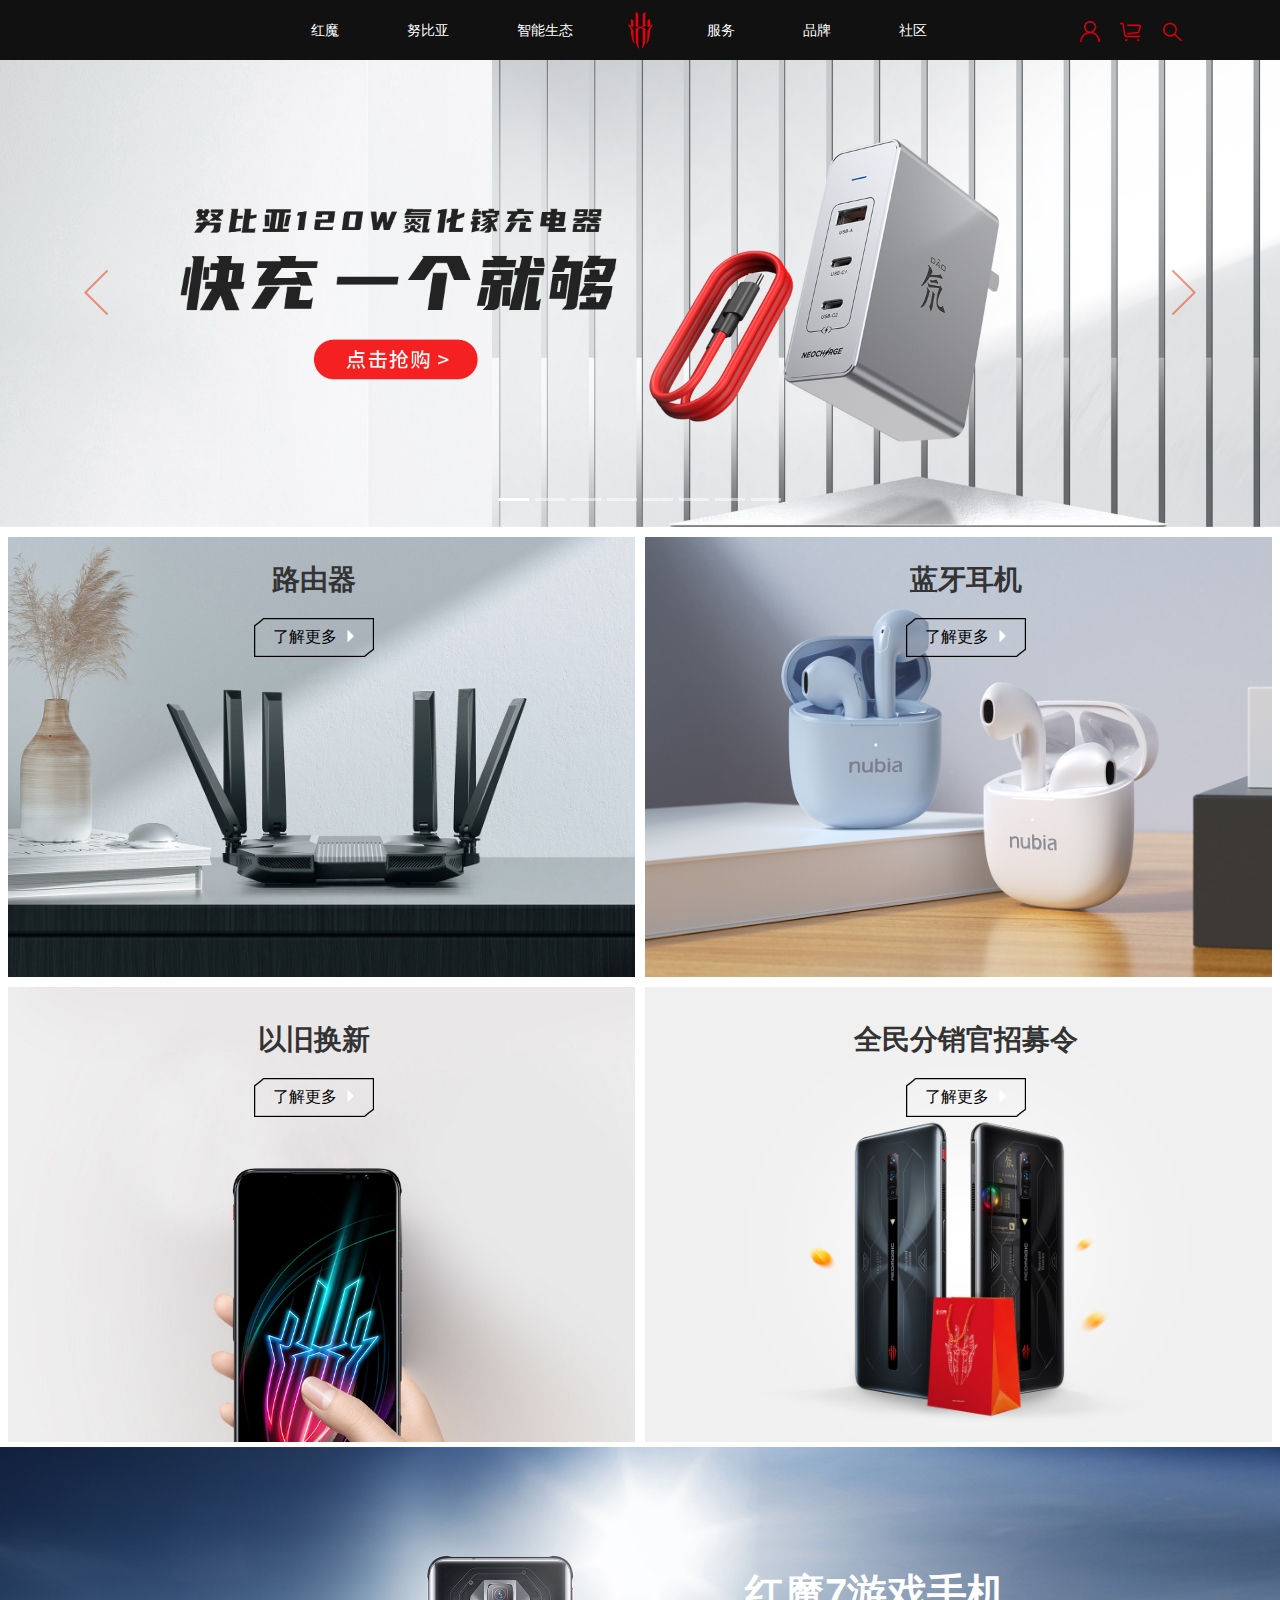
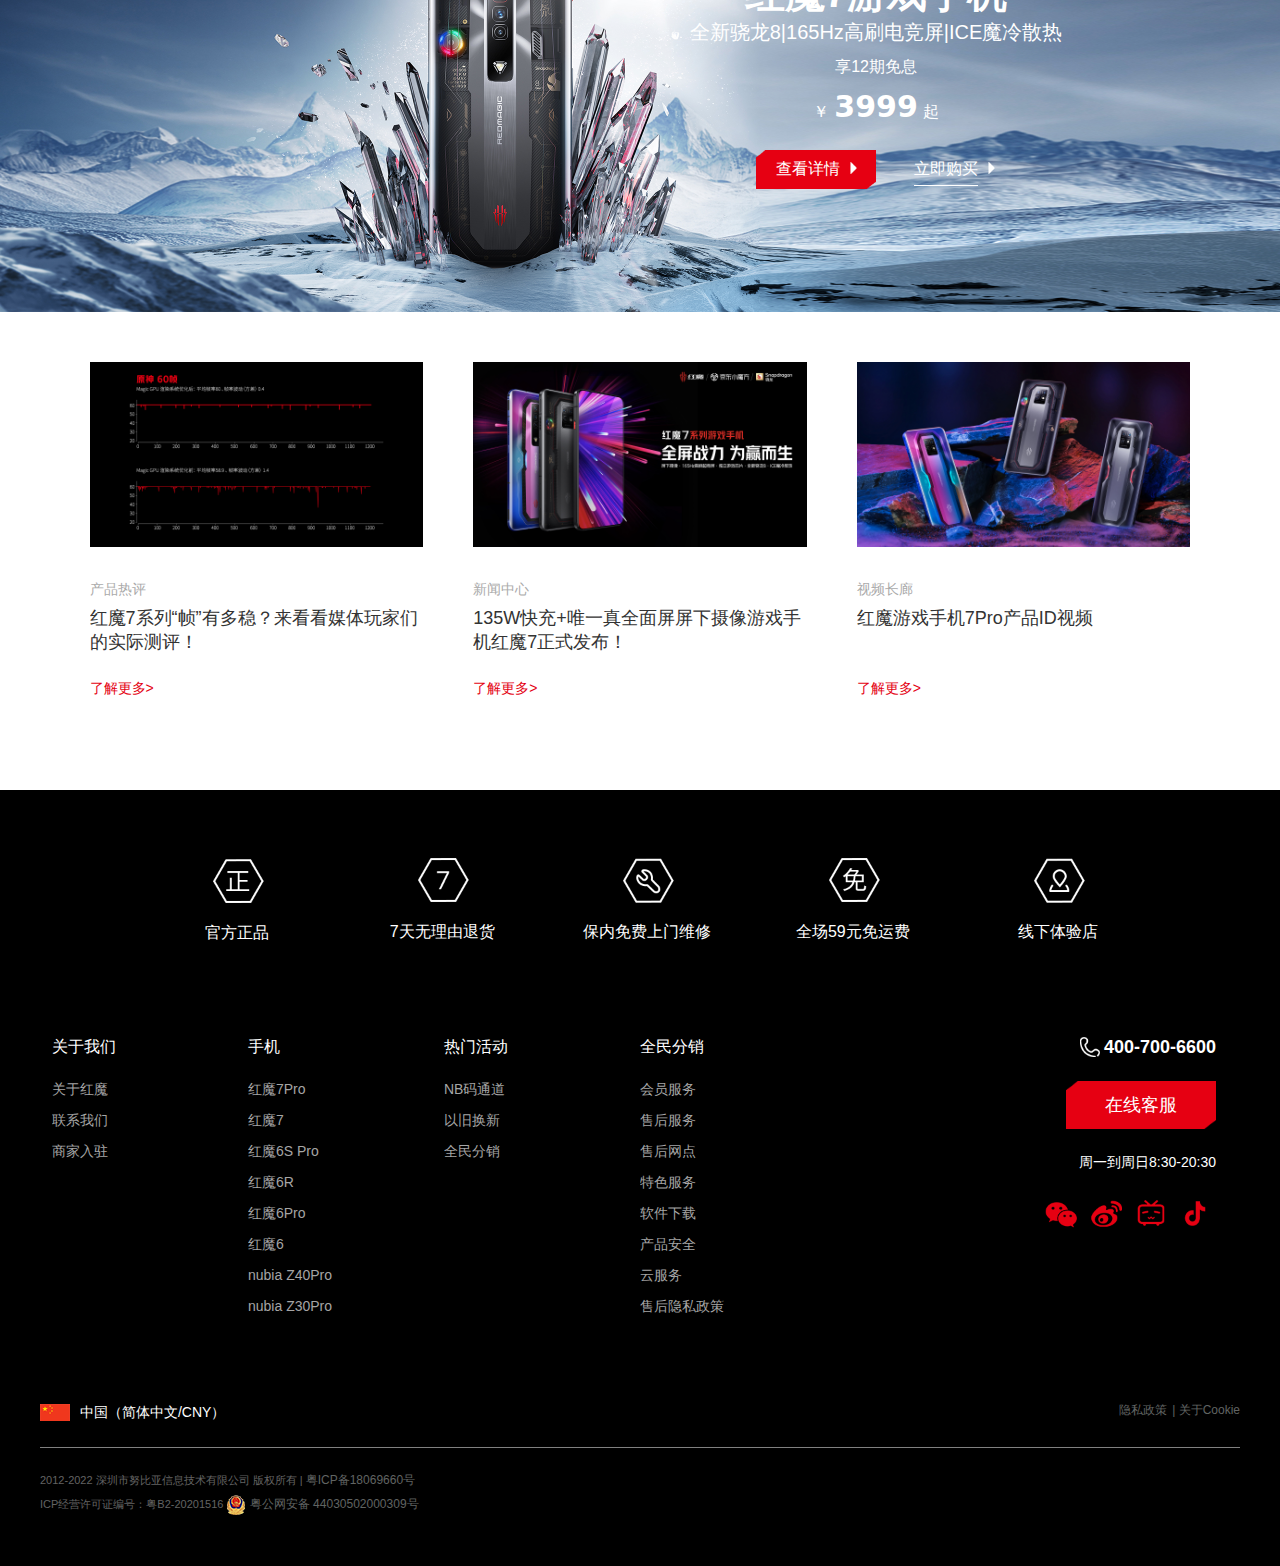
<file: index.html>
<!DOCTYPE html>
<html lang = "en">
<head>
	<meta charset = "UTF-8">
	<meta name = "viewport" content = "width=device-width, initial-scale=1">
	<title>努比亚红魔商城</title>
	<link rel = "stylesheet" href = "./css/index.css">
	<link rel = "stylesheet" href = "Bootstrap/css/bootstrap.min.css">
	<script src = "jQuery.js"></script>
	<script src = "Bootstrap/js/bootstrap.bundle.js"></script>
</head>
<body>
	<div class = "head">
		<!--	导航栏开始 -->
		<ul class = "head_nav">
      <!--左侧导航栏-->
			<li class = "list_content">
      <!--左侧标题栏开始-->
				<div>
					<ul class="nav_ul_content">
             <!--一级菜单-->
						<li>
							<a href="#">红魔</a>
               <!--二级菜单-->
							<div class="header_con" >
							   <div class="header_deep">
								   <div class="content_con">
									   <ul>
										   <a href = "#">
											   <li>
												   <img src = "./images/hm-pro.png" alt = "">
												   <p>红魔7pro</p>
												   <p class="new_pro">新品</p>
											   </li>
										   </a>
										   <a href = "#">
											   <li>
												   <img src = "./images/hm-7.png" alt = "">
												   <p>红魔7</p>
												   <p class="new_pro">新品</p>
											   </li>
										   </a>
										   <a href = "#">
											   <li>
												   <img src = "./images/hm-6s.png" alt = "">
												   <p>红魔6S Pro战地迷彩套装</p>
												   <p class="new_pro">新品</p>
											   </li>
										   </a>
										   <a href = "#">
											   <li>
												   <img src = "./images/hm-6spro.png" alt = "">
												   <p>红魔6S Pro</p>
												   <p class="new_pro">新品</p>
											   </li>
										   </a>
									   </ul>
									   <div class="look_more">
										   <a href = "#">查看更多</a>
									   </div>
								   </div>
							   </div>
							</div>
						</li>
						<li>
							<a href="#">努比亚</a>
							<!--二级菜单-->
							<div class="header_con" >
								<div class="header_deep">
									<div class="content_con">
										<ul>
											<a href = "#">
												<li>
													<img src = "./images/z-40pro.png" alt = "">
													<p>nubia Z40Pro</p>
													<p class="new_pro">新品</p>
												</li>
											</a>
											<a href = "#">
												<li>
													<img src = "./images/z-30pro.png" alt = "">
													<p>nubia Z30Pro</p>
												</li>
											</a>
										</ul>
									</div>
								</div>
							</div>
						</li>
						<li>
							<a href="#">智能生态</a>
							<!--二级菜单-->
							<div class="header_con" >
								<div class="header_deep">
									<div class="content_con">
										<ul>
											<a href = "#">
												<li>
													<img src = "./images/65w氮化镓.png" alt = "">
													<p>65W四口氮化镓充电器</p>
													<p class="new_pro">新品</p>
												</li>
											</a>
											<a href = "#">
												<li>
													<img src = "./images/165w氮化镓.png" alt = "">
													<p>165W氮化镓充电器</p>
													<p class="new_pro">新品</p>
												</li>
											</a>
											<a href = "#">
												<li>
													<img src = "./images/散热器.png" alt = "">
													<p>红魔涡轮散热背夹</p>
													<p class="new_pro">新品</p>
												</li>
											</a>
											<a href = "#">
												<li>
													<img src = "./images/保护壳.png" alt = "">
													<p>红魔7电竞导热保护壳</p>
													<p class="new_pro">新品</p>
												</li>
											</a>
										</ul>
									</div>
								</div>
							</div>
						</li>
					</ul>
				</div>
      <!--右侧导航栏开始-->
				<div >
					<ul class="nav_ul_content">
						<li>
							<a href="#">服务</a>
						</li>
						<li>
							<a href="#">品牌</a>
						</li>
						<li>
							<a href="#">社区</a>
						</li>
					</ul>
				</div>
			</li>
			<!--中间logo标志-->
			<a href = "index.html" class = "logo_index"> </a>
			<!--中间logo标志-->
       <!--右侧导航栏-->
			<li class = "head_nav_right" style="display: block;">
				<ul>
					<li class = "user">
						<a href = "#"><i></i></a>
            <!--用户下拉菜单开始-->
						<div class = "head_user">
							<ul>
								<li class="user_items standard">
									<a href = "./login.html">立即登录</a>
									<span class="no_account">无账号？
									<a href = "./register.html" style="color: rgb(80, 151, 223);">
										立即注册</a>
									</span>
								</li>
								<li class="user_items">
									<a href = "./login.html">个人中心</a>
								</li>
								<li class="user_items">
									<a href = "#">我的订单</a>
								</li>
								<li class="user_items">
									<a href = "#">我的优惠券</a>
								</li>
								<li class="user_items">
									<a href = "#">我的收藏</a>
								</li>
								<li class="user_items">
									<a href = "#">我的预约</a>
								</li>
								<li class="user_items">
									<a href = "#">收货地址</a>
								</li>
							</ul>
						</div>
            <!--用户下拉菜单结束-->
					</li>
					<li class = "cart">
						<a href = "#">
							<i></i>
						</a>
          <!--购物车下拉菜单开始-->
						<div class = "head_cart">
							<ul class="car_nothing">
								<li>您的购物车里没有商品！</li>
								<li>
									<a href = "index.html" class="red_btn">去购物</a>
								</li>
							</ul>
						</div>
          <!--购物车下拉菜单结束-->
					</li>
					<li class = "search">
						<a href = "#"><i></i></a>
          <!--点击显示搜索框-->
					</li>
				</ul>
			</li>
		</ul>
		<!--点击显示搜索框-->
		<div class = "search_input ">
			<img src = "./images/search_white%20.svg" alt = "">
			<input type = "text" placeholder="搜索商品名称">
			<img src = "./images/叉号.svg" class="ch" alt = "">
			<div class="search_recommended">
				<ul class = "box_list">
					<li>
						<a href = "#">红魔7Pro</a>
					</li>
					<li>
						<a href = "#">红魔7</a>
					</li>
					<li>
						<a href = "#">nubia Z40Pro</a>
					</li>
					<li>
						<a href = "#">红魔6SPro</a>
					</li>
					<li>
						<a href = "#">红魔6Pro</a>
					</li>
					<li>
						<a href = "#">红魔6</a>
					</li>
				</ul>
			</div>
		</div>
		<!--搜索框结束-->
		<!--	导航栏结束 -->
	</div>

<!--内容开始-->
	<div class="all_content">
		<!--轮播图开始-->
		<div class="lh" style="margin-bottom: 0;left: 0;">
			<div id="carousel" class="carousel slide" data-bs-ride="carousel">
				<div class="carousel-indicators">
					<button type="button" data-bs-target="#carousel" data-bs-slide-to="0" class="active" aria-current="true" aria-label="Slide 1"></button>
					<button type="button" data-bs-target="#carousel" data-bs-slide-to="1" aria-label="Slide 2"></button>
					<button type="button" data-bs-target="#carousel" data-bs-slide-to="2" aria-label="Slide 3"></button>
					<button type="button" data-bs-target="#carousel" data-bs-slide-to="3" aria-label="Slide 4"></button>
					<button type="button" data-bs-target="#carousel" data-bs-slide-to="4" aria-label="Slide 5"></button>
					<button type="button" data-bs-target="#carousel" data-bs-slide-to="5" aria-label="Slide 6"></button>
					<button type="button" data-bs-target="#carousel" data-bs-slide-to="6" aria-label="Slide 7"></button>
					<button type="button" data-bs-target="#carousel" data-bs-slide-to="7" aria-label="Slide 8"></button>
				</div>
				<div class="carousel-inner">
					<div class="carousel-item active">
						<img src="./images/banner-1.jpg" class="d-block w-100" alt="...">
					</div>
					<div class="carousel-item">
						<img src="./images/banner-2.jpg" class="d-block w-100" alt="...">
					</div>
					<div class="carousel-item">
						<img src="./images/banner-3.jpg" class="d-block w-100" alt="...">
					</div>
					<div class="carousel-item">
						<img src="./images/banner-4.jpg" class="d-block w-100" alt="...">
					</div>
					<div class="carousel-item">
						<img src="./images/banner-5.jpg" class="d-block w-100" alt="...">
					</div>
					<div class="carousel-item">
						<img src="./images/banner-6.jpg" class="d-block w-100" alt="...">
					</div>
					<div class="carousel-item">
						<img src="./images/banner-7.jpg" class="d-block w-100" alt="...">
					</div>
					<div class="carousel-item">
						<img src="./images/banner-8.jpg" class="d-block w-100" alt="...">
					</div>
				</div>
				<button class="carousel-control-prev" type="button" data-bs-target="#carousel" data-bs-slide="prev">
					<span class=" prev-icon-left" aria-hidden="true"></span>
					<span class="visually-hidden">Previous</span>
				</button>
				<button class="carousel-control-next" type="button" data-bs-target="#carousel" data-bs-slide="next">
					<span class=" prev-icon-right " aria-hidden="true"></span>
					<span class="visually-hidden">Next</span>
				</button>
			</div>
		</div>
		<!--轮播图结束-->
		<!--内容商品-->
		<div class="content_list">
			<div class="row">
				<div class="col-md-6 col-lg-6 col-sm-12">
					<a href = "#"></a>
					<div>
							<h3>路由器</h3>
						  <p></p>
							<p>
								<a href = "#">
									了解更多
									<span class="arrow_left"></span>
								</a>
							</p>
					</div>
				</div>
				<div class="col-md-6 col-lg-6 col-sm-12">
					<a href = "#" style="background:url('./images/bluetooth.jpg') center center / cover no-repeat ;" ></a>
					<div class="float">
							<h3>蓝牙耳机</h3>
						  <p></p>
							<p>
								<a href = "#">
									了解更多
									<span class="arrow_left"></span>
								</a>
							</p>
					</div>
				</div>
			</div>
			<div class="row">
				<div class="col-md-6 col-lg-6 col-sm-12" style="padding-top:0">
					<a href ="#" style="background:url('./images/new.jpg') center center / cover no-repeat;"></a>
					<div>
						<h3>以旧换新</h3>
						<p></p>
						<p>
							<a href = "#">
								了解更多
								<span class="arrow_left"></span>
							</a>
						</p>
					</div>
				</div>
				<div class="col-md-6 col-lg-6 col-sm-12" style="padding-top:0">
					<a href = "#" style="background:url('./images/quanmin.jpg') center center / cover no-repeat ;" ></a>
					<div class="float">
						<h3>全民分销官招募令</h3>
						<p></p>
						<p>
							<a href = "#">
								了解更多
								<span class="arrow_left"></span>
							</a>
						</p>
					</div>
				</div>
			</div>
		</div>
    <!--广告版图-->
		<div class="lh" style="left: 0; margin-bottom: 10px;">
			<div>
				<a href = "#" style="cursor: default;">
					<img src = "./images/banner-8.jpg" alt = "">
				</a>
			</div>
			<div class="sign_info">
				<div class="sign_content ">
					<div style="color: #fff">
						<h1>红魔7游戏手机</h1>
						<p>全新骁龙8|165Hz高刷电竞屏|ICE魔冷散热</p>
						<p>享12期免息</p>
						<p style="font-size: 16px;margin: 5px 0 0">
							<span class="price_info">
								￥
								<span>3999</span>
								起
							</span>
						</p>
						<div class="detail_info">
							<a class="more" href = "#">
								查看详情
								<span class="arrow_left"></span>
							</a>
							<a class="buy" href = "#">
								<span class="buy_text">立即购买</span>
								<span class="arrow_left"></span>
							</a>
						</div>
					</div>
				</div>
			</div>
		</div>
    <!--推荐商品-->
		<div class="recommend container-fluid">
			 <div class="row">
				  <div class="col-md-4 col-lg-4" >
					   <div>
						   <a href = "#">
							   <img src = "./images/product.jpg" width="100%" alt = "">
						   </a>
					   </div>
					   <div>
						   <p>产品热评</p>
						   <p>红魔7系列“帧”有多稳？来看看媒体玩家们的实际测评！</p>
						   <a href = "#">了解更多></a>
					   </div>
				  </div>
				  <div class="col-md-4 col-lg-4" >
					 <div>
						 <a href = "#">
							 <img src = "./images/news.jpg" width="100%" alt = "">
						 </a>
					 </div>
					 <div>
						 <p>新闻中心</p>
						 <p>135W快充+唯一真全面屏屏下摄像游戏手机红魔7正式发布！</p>
						 <a href = "#">了解更多></a>
					 </div>
				 </div>
				  <div class="col-md-4 col-lg-4" >
					 <div>
						 <a href = "#">
							 <img src = "./images/videos.jpg" width="100%" alt = "">
						 </a>
					 </div>
					 <div>
						 <p>视频长廊</p>
						 <p>红魔游戏手机7Pro产品ID视频</p>
						 <a href = "#">了解更多></a>
					 </div>
				 </div>
			 </div>
		</div>
	</div>
<!--内容结束-->

<!--footer开始-->
	<footer>
		<div class="container">
			<div class="serving container">
				<div class="row">
					<div class="col-md-3 col-lg-3">
						<a href = "#">
							<img src = "./images/zh.png" alt = "">
							<span>官方正品</span>
						</a>
					</div>
					<div class="col-md-3 col-lg-3">
						<a href = "#">
							<img src = "./images/seven.png" alt = "">
							<span>7天无理由退货</span>
						</a>
					</div>
					<div class="col-md-3 col-lg-3">
						<a href = "#">
							<img src = "./images/tool.png" alt = "">
							<span>保内免费上门维修</span>
						</a>
					</div>
					<div class="col-md-3 col-lg-3">
						<a href = "#">
							<img src = "./images/free.png" alt = "">
							<span>全场59元免运费</span>
						</a>
					</div>
					<div class="col-md-3 col-lg-3">
						<a href = "#">
							<img src = "./images/shop.png" alt = "">
							<span>线下体验店</span>
						</a>
					</div>
				</div>
			</div>
			<div class="all_list container">
				<div class="row">
					<div class="col-md-2 col-lg-2">
						<p>关于我们</p>
						<ul>
							<li><a href = "#" >关于红魔</a></li>
							<li><a href = "#" >联系我们</a></li>
							<li><a href = "#">商家入驻</a></li>
						</ul>
					</div>
					<div class="col-md-2 col-lg-2">
						<p>手机</p>
						<ul>
							<li><a href = "#" >红魔7Pro</a></li>
							<li><a href = "#" >红魔7</a></li>
							<li><a href = "#">红魔6S Pro</a></li>
							<li><a href = "#">红魔6R</a></li>
							<li><a href = "#">红魔6Pro</a></li>
							<li><a href = "#">红魔6</a></li>
							<li><a href = "#">nubia Z40Pro</a></li>
							<li><a href = "#">nubia Z30Pro</a></li>
						</ul>
					</div>
					<div class="col-md-2 col-lg-2">
						<p>热门活动</p>
						<ul>
							<li><a href = "#" >NB码通道</a></li>
							<li><a href = "#" >以旧换新</a></li>
							<li><a href = "#">全民分销</a></li>
						</ul>
					</div>
					<div class="col-md-2 col-lg-2">
						<p>全民分销</p>
						<ul>
							<li><a href = "#" >会员服务</a></li>
							<li><a href = "#" >售后服务</a></li>
							<li><a href = "#">售后网点</a></li>
							<li><a href = "#">特色服务</a></li>
							<li><a href = "#">软件下载</a></li>
							<li><a href = "#">产品安全</a></li>
							<li><a href = "#">云服务</a></li>
							<li><a href = "#">售后隐私政策</a></li>
						</ul>
					</div>
					<div class="col-md-4 col-lg-4">
					  <div>
						  <p>
							  <b style="font-weight: bolder">400-700-6600</b>
						  </p>
					  </div>
					  <div>
						  <a href = "#" class="kf">在线客服</a>
					  </div>
					  <div>
						  <p>周一到周日8:30-20:30</p>
					  </div>
					  <div>
						  <a href = "#" class="wechat">
							  <i><img src = "./images/wechat.png" alt = ""></i>
							  <img src = "./images/WeChatcode.jpg" class="wechat_img" alt = "">
						  </a>
						  <a href = "#" class="weibo">
							  <i><img src = "./images/weibo.png" class="weibo_img" alt = ""></i>
						  </a>
						  <a href = "#" class="bizhan">
							  <i><img src = "./images/bilibili.png" alt = ""></i>
							  <img src = "./images/bz.png" class="bz_img" alt = "">
						  </a>
						  <a href = "#" class="douyin">
							  <i><img src = "./images/douyin.png" alt = ""></i>
							  <img src = "./images/dy.jpg" class="dy_img" alt = "">
						  </a>
					  </div>
					</div>
				</div>
			</div>
			<div class="info_footer">
				<div class="container">
				  <div class="row">
					  <div class="col-md-12" style="margin-bottom: 20px;padding: 0">
						  <div class="row">
							  <div class="col-md-3 lan_china ">
								  <span class="china_icon"></span>
								  中国（简体中文/CNY）
							  </div>
							  <div class="col-md-2 offset-7 address_info">
								  <a href = "#">隐私政策</a>
								  <a href = "#">  |  关于Cookie</a>
							  </div>
						  </div>
						  
					  </div>
				    <div class="col-md-12 " style="padding: 20px 0 0 0;border-top: 1px solid rgb(128, 128, 128);">
					    <div id="last_row">
						    2012-2022 深圳市努比亚信息技术有限公司 版权所有 |
						    <a href = "#">粤ICP备18069660号</a>
						    <br>
						    ICP经营许可证编号：粤B2-20201516
						    <a href = "#">
							    <img src = "./images/china_icon.png" alt = "">
							    粤公网安备 44030502000309号
						    </a>
					    </div>
				    </div>
				  </div>
				</div>
			</div>
		</div>
	</footer>
<!--footer结束-->
</body>
</html>
<script>
    //点击搜索图标 弹出搜索框
		$(".head_nav li.search").click(function () {
			$(".head div.search_input").addClass("search_active");
			$(".head_nav li.head_nav_right").hide();
		});
		//点击搜索框叉号 关闭搜索框
		$(".head div.search_input .ch").click(function () {
			$(".head div.search_input").removeClass("search_active");
			$(".head_nav li.head_nav_right").show();
		});
		
		//轮播图自动轮播时间
    let my_carousel = document.getElementById("carousel");
    let carousel = new bootstrap.Carousel(my_carousel,{
	    interval:2000,
    })
    
    //二级菜单
    
   /* $("#jq_hover").mousemove(function () {
	    $(this).children(".header_con").show();
    });
    $("#jq_hover").mouseleave(function () {
	    $(this).children(".header_con").hide();
    });*/

   /* $("#jq_hover").hover(function () {
	    $(this).children(".header_con").show();
    },function () {
	    $(this).children(".header_con").hide();
    });*/
</script>
</file>
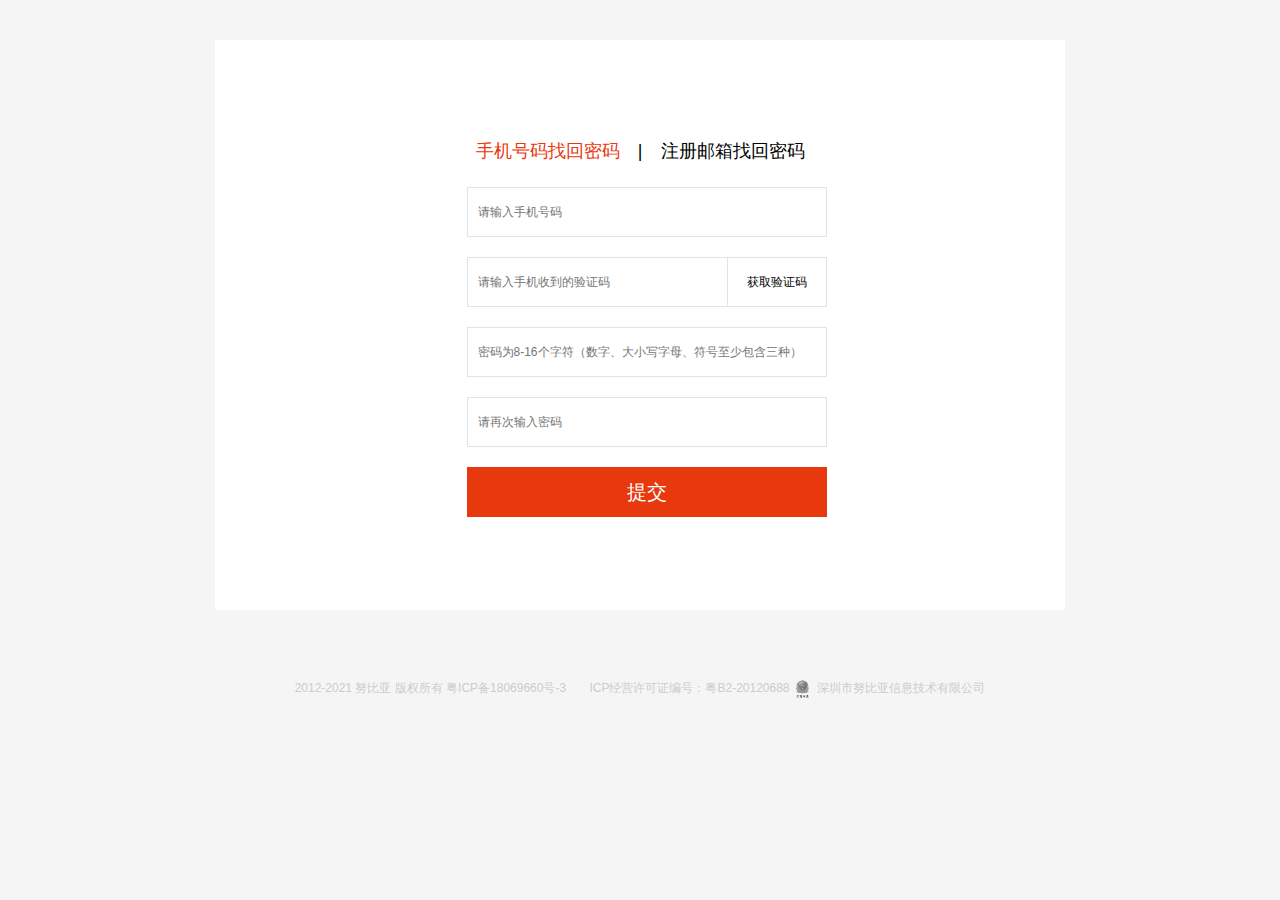
<file: find-password.html>
<!DOCTYPE html>
<html lang = "en">
<head>
	<meta charset = "UTF-8">
	<title>忘记密码</title>
	<link rel = "stylesheet" href = "./css/find-password.css">
	<script src = "jQuery.js"></script>
</head>
<body>
   <div class="container">
	   <div class="main">
		   <div class="main-inner">
			   <ul class="tab" id="tab_find">
				   <li class="mob-pw" >
					   <label class="nx">
						   <radio name="my_radio">手机号码找回密码</radio>
					   </label>
					   <span>|</span>
					   <label class="nx2">
						   <radio name="my_radio">注册邮箱找回密码</radio>
					   </label>
				   </li>
			   </ul>
			   <div class="nav_Con" id="tab_con">
				   <div class="dl_id" >
					   <div class="inp_con">
						   <input type = "text" id="mob" name="mob" maxlength="11" placeholder="请输入手机号码">
					   </div>
					   <div class="inp_con">
						   <input type = "text" id="mob_Val_Code" name="mob_Val_Code" maxlength="4" placeholder="请输入手机收到的验证码">
						   <input type="button" value="获取验证码" class="btn-code" id="btn-code-mob" onclick="ck()">
					   </div>
				   </div>
				   <div class="dl_id" style="display: none;">
					   <div class="inp_con">
						   <input type = "text" id="email" name="email" maxlength="30" placeholder="请输入常用的邮箱地址">
					   </div>
					   <div class="inp_con">
						   <input type = "text" id="email_Val_Code" name="email_Val_Code" maxlength="6" placeholder="请输入邮箱收到的验证码">
						   <input type="button" value="获取验证码" class="btn-code" id="btn_code_mob" onclick="ck()">
					   </div>
				   </div>
			   </div>
			   <div class="dl_id">
				   <div class="inp_con">
					   <input type = "password" id="password" name="password" maxlength="16" minlength="8" placeholder="密码为8-16个字符（数字、大小写字母、符号至少包含三种）">
				   </div>
				   <div class="inp_con">
					   <input type = "password"  maxlength="16" minlength="8" placeholder="请再次输入密码">
				   </div>
			   </div>
			   <div class="buttons">
				   <button id="login_btn">提交</button>
			   </div>
		   </div>
	   </div>
   </div>
   <footer>
	   <div class="footer_info" >
		   <p class="copyright_info">
			   2012-2021 努比亚 版权所有
			   <a href = "#">粤ICP备18069660号-3</a>
			   ICP经营许可证编号：粤B2-20120688
			   <a href = "#" style="margin-right: 5px;margin-left: 3px;}">
				   <img src = "./images/government.png" style="" alt = "">
			   </a>
			   深圳市努比亚信息技术有限公司
		   </p>
	   </div>
   </footer>
</body>
</html>
<script>
	function tab2(tab_find,hover,tab_con,number) {
		number=(typeof(number)=='undefined') ? 0: number;
		$('#tab_find li label').eq(number).addClass(hover).siblings('label').removeClass(hover);
		$('#tab_con div').eq(number).show().siblings('div').hide();
		
		let $div_label = $('#tab_find li label');
		$div_label.click(function () {
			let $hover_c = $(this).addClass(hover);
			$hover_c.siblings('label').removeClass(hover)
			$('#tab_find radio').removeAttr('checked','checked');
			let index = $div_label.index(this);
			$('#tab_find radio').eq(index).attr('checked','checked');
			$('#'+tab_con+'>div').eq(index).show().siblings('div').hide();
		})
	}
	tab2('tab_find','nx','tab_con',0);
	
	function ck () {
		confirm("抱歉,无法发送验证码!");
	}
	
	let btn1 = document.querySelector("#login_btn");
	btn1.addEventListener('click',()=>{
		confirm('很遗憾,提交失败');
		window.history.go(-1);
	})
</script>
</file>
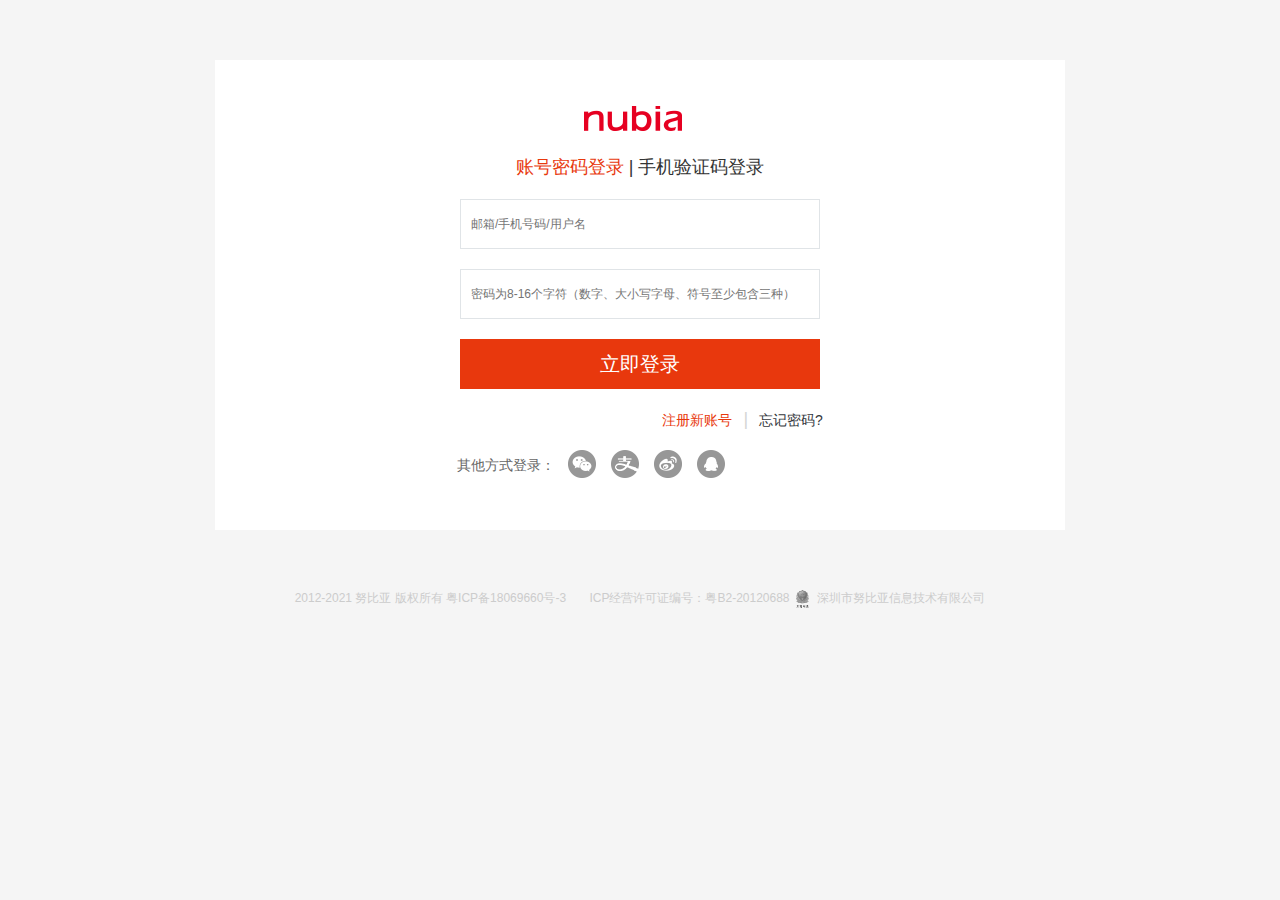
<file: login.html>
<!DOCTYPE html>
<html lang = "en">
<head>
	<meta charset = "UTF-8">
	<title>用户登录</title>
	<link rel = "stylesheet" href = "./css/login.css">
	<script src = "jQuery.js"></script>
</head>
<body>
   <div class="container">
	   <div class="logo"></div>
	   <form action = "#" id="login_form">
		   <div class="nav_Tab" id="tab_nav" >
			   <label  class="tab_btn" >
				   <radio name="myradio" id="tab-mob" value="mob">账号密码登录</radio>
			   </label>
			   |
			   <label  class="tab_btn fa">
				   <radio name="myradio" id="tab-email" value="email">
					   手机验证码登录
				   </radio>
			   </label>
		   </div>
		   <div class="nav_Con" id="tab_con">
			   <div class="dl_id">
				   <div class="inp_con">
					   <input type = "text" id="username" name="username" maxlength="20" placeholder="邮箱/手机号码/用户名">
				   </div>
				   <div class="inp_con">
					   <input type = "password" id="password" name="password" maxlength="16"  minlength="8" placeholder="密码为8-16个字符（数字、大小写字母、符号至少包含三种）">
				   </div>
			   </div>
			   <div class="dl_phone" style="display: none">
				   <div class="inp_con">
					   <input type = "text" id="mob" name="mob" maxlength="11" placeholder="手机号码">
				   </div>
				   <div class="inp_con">
					   <input type = "text" id="mob_Val_Code" name="mob_Val_Code" maxlength="4" placeholder="请输入手机验证码">
					   <input type="button" value="获取验证码" class="btn-code" id="btn-code-mob" onclick="ck()">
				   </div>
			   </div>
		   </div>
		   <button id="login_btn">立即登录</button>
		   <div class="register">
			   <a href = "./register.html">注册新账号</a>
			   <span>|</span>
			   <a href = "./find-password.html" style="color: #34383d;">忘记密码?</a>
		   </div>
		   <div class="other_login">
			   <span>其他方式登录：</span>
			   <div class="login_icon">
				   <a href = "#" class="qq"></a>
				   <a href = "#" class="weibo"></a>
				   <a href = "#" class="zfb"></a>
				   <a href = "#" class="wechat"></a>
			   </div>
		   </div>
	   </form>
   </div>
    <footer>
	     <div class="footer_info" >
		     <p class="copyright_info">
			     2012-2021 努比亚 版权所有
			     <a href = "#">粤ICP备18069660号-3</a>
			     ICP经营许可证编号：粤B2-20120688
			     <a href = "#" style="margin-right: 5px;margin-left: 3px;}">
				     <img src = "./images/government.png" style="" alt = "">
			     </a>
			     深圳市努比亚信息技术有限公司
		     </p>
	     </div>
    </footer>
</body>
</html>
<script>
	function tab(tab_nav,hover,tab_con,number) {
		 number=(typeof(number)=='undefined') ? 0: number;
	   $('#tab_nav label').eq(number).addClass(hover).siblings("label").removeClass(hover);
		 $('#'+tab_con+'>div').eq(number).show().siblings('div').hide();
		 
		 let $div_label = $('#tab_nav label');
		 $div_label.click(function () {
			 $(this).addClass(hover).siblings('label').removeClass(hover);
			 $('#'+tab_nav+' radio').removeAttr('checked','checked');
			 let index = $div_label.index(this);
			 $('#'+tab_nav+' radio').eq(index).attr('checked','checked');
			 $('#'+tab_con+'>div').eq(index).show().siblings('div').hide();
		 })
	}
	tab('tab_nav','fa','tab_con',0);
	
	function ck () {
		confirm("抱歉,无法发送验证码!");
	}
	
	let btn = document.querySelector("#login_btn");
	btn.addEventListener('click',()=>{
		confirm('请检查网络设置,登录失败');
	})
</script>
</file>
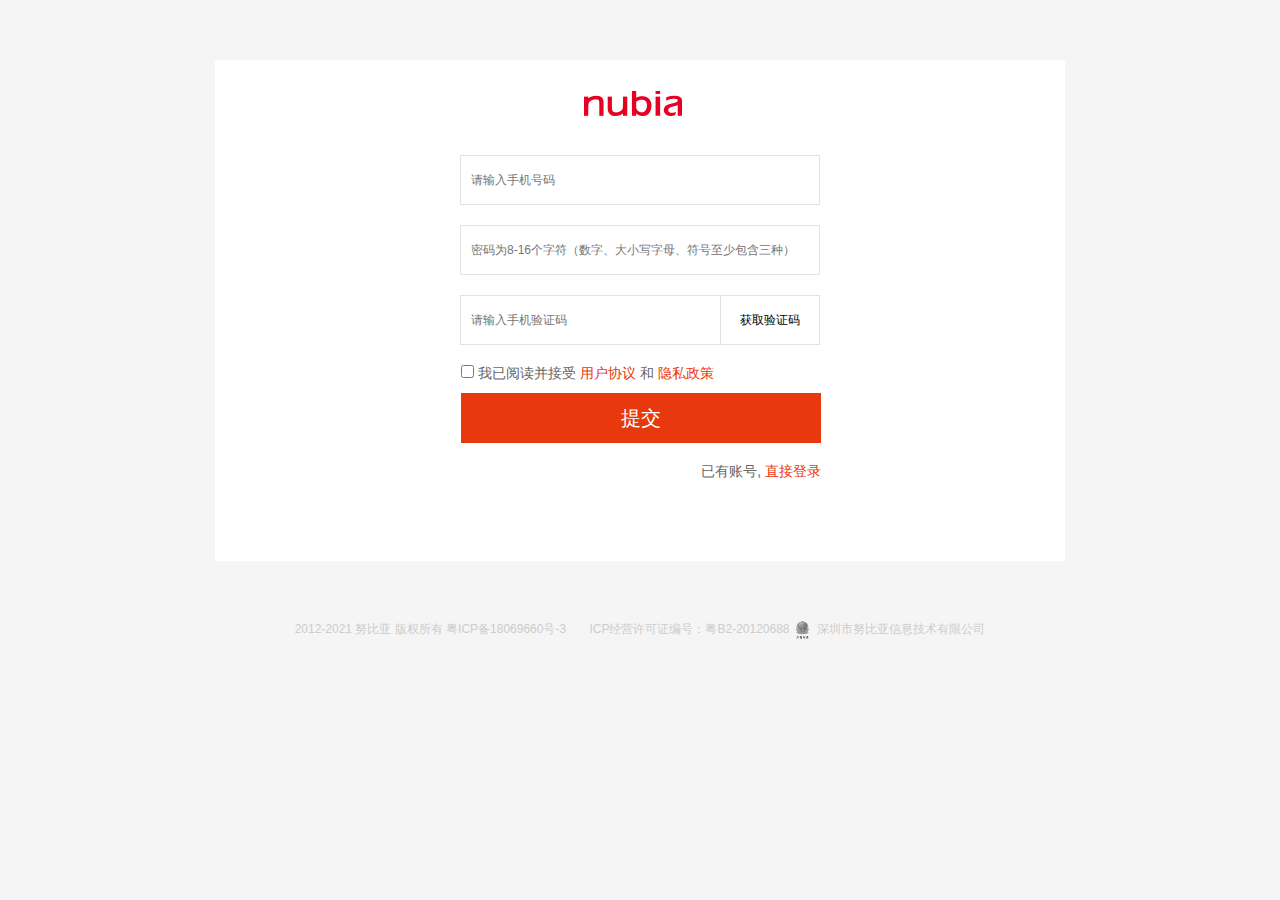
<file: register.html>
<!DOCTYPE html>
<html lang = "en">
<head>
	<meta charset = "UTF-8">
	<title>用户注册</title>
	<link rel = "stylesheet" href = "./css/register.css">
</head>
<body>
   <div class="container">
	   <div class="logo"></div>
	   <form action = "#">
		   <div class="nav_Con" id="tab_con">
			   <div class="dl_id">
				   <div class="inp_con">
					   <input type = "text" id="mob" name="mob" maxlength="11" placeholder="请输入手机号码">
				   </div>
				   <div class="inp_con">
					   <input type = "password" id="password" name="password" maxlength="16" minlength="8" placeholder="密码为8-16个字符（数字、大小写字母、符号至少包含三种）">
				   </div>
				   <div class="inp_con">
					   <input type = "text" id="mob_Val_Code" name="mob_Val_Code" maxlength="4" placeholder="请输入手机验证码">
					   <input type="button" value="获取验证码" class="btn-code" id="btn-code-mob" >
				   </div>
			   </div>
		   </div>
			 <div class="select_item" >
				 <div class="safe">
					 <input type = "checkbox" value="1">
					 我已阅读并接受
					 <a href = "#">用户协议</a>
					 和
					 <a href = "#">隐私政策</a>
				 </div>
				 <div class="buttons">
					 <button id="login_btn">提交</button>
				 </div>
				 <p>
					已有账号,
					 <a href = "./login.html" style="color: #e8380d;">直接登录</a>
				 </p>
			 </div>
	   </form>
   </div>
    <footer>
	   <div class="footer_info" >
		   <p class="copyright_info">
			   2012-2021 努比亚 版权所有
			   <a href = "#">粤ICP备18069660号-3</a>
			   ICP经营许可证编号：粤B2-20120688
			   <a href = "#" style="margin-right: 5px;margin-left: 3px;}">
				   <img src = "./images/government.png" style="" alt = "">
			   </a>
			   深圳市努比亚信息技术有限公司
		   </p>
	   </div>
   </footer>
</body>
</html>
<script>
	let btn = document.getElementById("btn-code-mob");
	btn.addEventListener('click',function () {
		confirm("抱歉,无法发送验证码");
	})
	
	let btn1 = document.querySelector("#login_btn");
	btn1.addEventListener('click',()=>{
		confirm('很遗憾,提交失败');
	})
</script>
</file>
<file: css/index.css>
*{
	box-sizing: border-box;
}

body{
	font-family: 'Gotham', Helvetica, Arial, sans-serif;
}
a{
	text-decoration: none!important;
	word-wrap: break-word;
	cursor: pointer;
}

footer .container {
	max-width: 1200px;
}

li{
	list-style: none;
}

.head{
	position: relative;
	width: 100%;
	z-index: 999;
	background-color: #111111;
}
/*导航栏开始*/
.head_nav {
	height: 60px;
	width: 100%;
	margin: 0 auto;
	text-align: center;
	max-width: 1200px;
	padding-left: 0;
}
/*左侧导航栏*/
.head_nav>li.list_content {
	width: 100%;
	text-align: center;
}

.head_nav>li {
	height: 60px;
	line-height: 60px;
	display: inline-block;
	float: left;
}

/*左侧标题栏开始*/

li.list_content>div {
	height: 60px;
	margin-top: 0;
	width: 50%;
	float: left;
	padding-right: 33px;
}
.nav_ul_content {
	float: right;
	display: inline-block;
	height: 60px;
	padding-left: 0;
}

li.list_content>div >ul> li {
	float: left;
	height: 100%;
	background: #111111;
}

 li.list_content>div >ul> li > a {
	padding: 23px 34px;
	font-weight: 400;
	font-size: 14px;
	color: #fff;
	word-wrap: break-word;
	cursor: pointer;
}

li.list_content>div >ul> li > a:hover {
	color: #999;
	background: none !important;
}
/* 左侧标题栏结束*/

/*左侧标题栏二级菜单*/
.header_con{
	position: absolute;
	background-color: #111111;
	width: 100%;
	height: 0;
	left: 0;
	top: 60px;
	overflow: hidden;
	transition:all .25s linear;
}
li.list_content>div >ul> li:hover .header_con {
	height: 200px;
}

.header_con .header_deep{
	width: 1200px;
	margin:0 auto;
	height: 200px;
	position: relative;
}
.header_deep .content_con{
	display: flex;
	float: left;
	justify-content: left;
	align-items: center;
	width: 70%;
	height: 200px;
	position: absolute;
	top: 0;
	left: 19.5%;
	z-index: 9999;
}
.header_deep .content_con ul li{
	width: 168px;
	float: left;
	text-align: center;
	margin-left: -10px;
}
.content_con>ul li img{
	display: block;
	width: 100px;
	margin: 0 auto;
}
.content_con>ul li p{
	font-size: 12px;
	font-weight: 500;
	color: #fff;
	margin-bottom: 7px;
	margin-top: 10px;
	line-height: 20px;
}
.content_con>ul li p.new_pro{
	color: #e70012;
	margin-top: 0;
}
.content_con .look_more{
	width: 168px;
	display: flex;
	justify-content: center;
	align-items: center;
}
.content_con .look_more >a{
	display: block;
	width: 100px;
	height: 36px;
	line-height: 36px;
	font-size: 12px;
	color: #ea340d;
	border: 1px solid #ea340d;
	text-align: center;
	transition: 0.25s;
	margin-right: -12px;
}
.content_con .look_more >a:hover{
	color: #fff;
	background: #ea340d;
}


/*右侧标题栏开始*/
li.list_content>div:nth-child(2) {
	float: right;
	padding-right: 0;
	padding-left: 33px;
}

li.list_content>div:nth-child(2)>ul {
	float: left;
}
/*右侧标题栏结束*/
/*左侧导航栏结束*/

/*中间logo标题*/
a.logo_index{
	position: absolute;
	top: 0;
	height: 60px;
	width: 66px;
	left: 50%;
	transform: translateX(-33px);
	background:url("../images/logo_index.png") no-repeat
    center;
	background-size: 56%;
}
/*中间logo标志结束*/

/*右侧导航栏开始*/
li.head_nav_right {
	z-index: 999;
	position: absolute;
	top: 0;
	right: 7px;
	width: 16%;
	color: #000;
}

.head_nav_right ul {
	height: 100%;
	padding-right: 20px;
	padding-left: 0;
}

.head_nav_right ul > li {
	float: left;
	position: relative;
	height: 100%;
}

.head_nav_right >ul > li > a {
	display: inline-block;
	padding: 20px 10px;
	height: 100%;
	line-height: 20px;
}

.head_nav_right >ul > li > a >i {
	display: block;
	width: 22px;
	height: 22px;
}

.head_nav_right >ul > li.user > a >i {
	background: url("../images/user.png") no-repeat center;
	background-size: 50px;
}
/*用户下拉菜单开始*/
.head_user{
	position: absolute;
	display: none;
	top: 60px;
	right: -76px;
	background: #fff;
	width: 360px;
	height: auto;
	padding: 20px;
	overflow: hidden;
	box-shadow: 0 1px 2px 0 rgb(102 102 102 / 50%);
}

.head_nav_right >ul > li:hover .head_user {
	display: block;
}

.head_user ul {
	height: 100%;
	padding-right: 20px;
}

.head_user>ul>li.standard{
	margin-bottom: 15px;
	float: right;
}

.head_user>ul>li {
	width: 100%;
	font-weight: 400;
	text-align: left;
	border-bottom: 1px solid #eee;
}

.head_user>ul>li.standard>a {
	font-weight: 500;
	color: #de634f;
	white-space: nowrap;
	overflow: hidden;
	text-overflow: ellipsis;
	float: left;
	margin-bottom: 5px;
}

.head_user>ul>li>a {
	height: 50px;
	line-height: 50px;
	color: #999;
	display: block;
	font-size: 14px;
	font-family: 'Gotham', Helvetica, Arial, sans-serif ;
}

.head_user>ul>li:hover>a {
	color: #333;
}

span.no_account {
	color: #999;
	float: right;
	display: block;
	height: 50px;
	line-height: 50px;
	font-size: 14px;
}
/*用户下拉菜单结束*/

/*购物车*/
.head_nav_right >ul > li.cart > a >i{
	font-size: 22px;
	position: relative;
	top: 0;
	background: url("../images/cart.png") no-repeat center;
	background-size: 50px;
}
/*购物车下拉菜单*/
.head_cart {
	position: absolute;
	display: none;
	top: 60px;
	right: -76px;
	background: #fff;
	width: 360px;
	height: auto;
	overflow: hidden;
	padding: 35px 20px;
	box-shadow: 0 1px 2px 0 rgb(102 102 102 / 50%);
}

.head_nav_right >ul > li:hover .head_cart {
	display: block;
}

.head_nav_right ul {
	height: 100%;
	padding-right: 20px;
}

ul.car_nothing > li {
	text-align: center;
	line-height: 30px;
	padding-bottom: 10px;
	font-size: 14px;
	color: #333;
}

.head_cart>ul>li {
	width: 100%;
	font-weight: 400;
	border-bottom: 1px solid #eee;
}

.head_cart>ul>li:last-child {
	border: 0;
}

ul.car_nothing > li > a {
	display: block;
	height: 40px;
	line-height: 40px;
	border-radius: 3px;
	font-weight: 500;
	margin-top: 20px;
	padding: 0;
	color: #fff;
}


a.red_btn{
	background: #de634f;
}
a.red_btn:hover{
	background: #d85e4b !important;
}

/*搜索图标*/
.head_nav_right >ul > li.search > a >i {
	background: url("../images/search.png")no-repeat center;
	background-size: 50px;
}
/*右侧导航栏结束*/

/*点击显示搜索框*/
.search_input{
	position: absolute;
	left: 50%;
	right: 0;
	top: 0;
	bottom: 0;
	height: 60px;
	width: 700px;
	background: #fff;
	padding: 0 50px;
	z-index: -9999;
	opacity: 0;
	overflow: hidden;
	margin-left: -350px;
}
.search_active {
	z-index: 10;
	opacity: 1;
	overflow: visible;
}
.search_input > img {
	position: absolute;
	top: 18px;
	left: 20px;
	font-size: 24px;
	font-weight: 900;
	color: #999!important;
	cursor: pointer;
}
.search_input>input {
	appearance: none;
	box-shadow: none;
	display: inline-block;
	border: 0;
	vertical-align: top;
	width: 100%;
	paox-sizing: border-box;
	cdding: 10px;
	bolor: #101920;
	font-size: 14px;
	background-color: #fff;
	outline: 0;
	height: 60px;
	border-radius: 30px;
	font-family: 'Gotham', Helvetica, Arial, sans-serif;
}
.search_input>.ch {
	position: absolute;
	top: 20px;
	left: 660px;
	right: 20px;
	font-size: 20px;
	font-weight: 900;
	color: #999;
	cursor: pointer;
}
.search_input>.search_recommended {
	background: #fff;
	width: 100%;
	position: absolute;
	top: 60px;
	left: 0;
	height: 0;
	transition: 0.25s;
}
.search_input>.search_recommended>ul {
	background: #fff;
	padding: 10px 0;
	margin-bottom: 0;
	box-shadow: 0 1px 2px 0 rgb(102 102 102 / 50%);
}
.search_input>.search_recommended>ul>li>a {
	display: inline-block;
	width: 100%;
	padding: 20px 40px;
	background: #fff;
	color: #999;
	font-size: 14px;
	font-weight: 600;
	font-family: 'Gotham', Helvetica, Arial, sans-serif;
}
.search_input>.search_recommended>ul>li>a:hover {
	background: #eee;
	color: #333;
}
/*点击显示搜索框结束*/

/*内容开始*/
/*轮播图开始*/

.lh{
	position: relative;
	overflow: hidden;
	width: 100%;
	min-width: 1200px;
	color: #333333;
}
.prev-icon-left{
	width: 50px;
	height: 50px;
	background: url(../images/icon-left.png) no-repeat center;
}
.prev-icon-right{
	width: 50px;
	height: 50px;
	background: url(../images/icon-right.png) no-repeat center;
}
/*轮播图结束*/

.all_content{
	overflow: hidden;
	width: 100%;
	max-width: 2560px;
	margin: 0 auto;
}
.content_list{
	overflow: hidden;
}
.content_list > div {
	padding: 10px;
	height: 460px;
	position: relative;
}
.content_list>.row{
	padding-top: 0;
}
.content_list>.row>div:nth-child(1){
	padding: 10px 5px 0 10px;
}
.content_list>.row>.col-md-6>a{
	width: 100%;
	height: 100%;
	display: block;
	color: #333;
	background: url("../images/router.jpg") center center / cover no-repeat ;
}
.content_list>.row>div> div {
	position: absolute;
	width: 50%;
	left: 0;
	text-align: center;
	top: 8%;
}
.content_list > div > div h3 {
	font-size: 28px;
	font-weight: 600;
	margin-bottom: 4px;
	color: #333;
	display: inline-block;
	position: relative;
	font-family: 'Gotham', Helvetica, Arial, sans-serif ;
}
.content_list > div > div p {
	font-size: 16px;
	font-weight: 400;
	color: #000 !important;
}
.content_list > div > div a {
	display: inline-block;
	width: 120px;
	height: 40px;
	line-height: 40px;
	color: #000 !important;
	font-family: 'Gotham', Helvetica, Arial, sans-serif;
	background: url("../images/61df99eb14b6b97.png") no-repeat center;
	background-size: 100%;
}
.col-md-6>div> span.arrow_left{
	background: url("../images/arrow_left.png") no-repeat center;
	background-size: 7px;
}

span.arrow_left {
	background: url("../images/arrow_left.png") no-repeat center;
	position: relative;
	width: 8px;
	height: 12px;
	display: inline-block;
	background-size: 7px;
	margin-left: 5px;
}
/*左侧第二张图片*/
@media (min-width: 992px){
	.col-md-6 {
		width: 50%;
	}}

.content_list>.row>div:nth-child(2){
	padding: 10px 10px 0 5px;
}

.content_list>.row>div>.float {
	position: absolute;
	width: 150%;
	left: 0;
	text-align: center;
	top: 8%;
}
.content_list > div > div h3 {
	font-size: 28px;
	font-weight: 600;
	margin-bottom: 4px;
	color: #333;
	display: inline-block;
	position: relative;
	font-family: 'Gotham', Helvetica, Arial, sans-serif ;
}
.content_list > div > div p {
	font-size: 16px;
	font-weight: 400;
	color: #000 !important;
}
.content_list > div > div a {
	display: inline-block;
	width: 120px;
	height: 40px;
	line-height: 40px;
	color: #000 !important;
	font-family: 'Gotham', Helvetica, Arial, sans-serif;
	background: url("../images/61df99eb14b6b97.png") no-repeat center;
	background-size: 100%;
}
.col-md-6>div> span.arrow_left{
	background: url("../images/arrow_left.png") no-repeat center;
	background-size: 7px;
}

span.arrow_left {
	background: url("../images/arrow-left.png") no-repeat center;
	position: relative;
	width: 8px;
	height: 12px;
	display: inline-block;
	background-size: 7px;
	margin-left: 5px;
}

.content_list>.row:nth-child(2){
	padding: 0 10px 5px 10px;
}

/*广告版图*/
.lh>div>a>img{
	width: 100%;
}

.sign_content{
	position: absolute;
	text-align: center;
	width: auto;
	height: 100%;
	display: flex;
	justify-content: left;
	align-items: center;
	top: 0;
	left: auto;
	right: 17%;
}

.sign_content>div>h1{
	font-size: 40px;
	font-weight: 700;
	margin-bottom: 0;
	font-family: 'HYY', Helvetica, Arial, sans-serif;
}
.sign_content>div>p:nth-child(2){
	font-size: 20px;
	margin-bottom: 8px;
	font-weight: 500;
	font-family: 'HYY', Helvetica, Arial, sans-serif;
}
.sign_content>div>p:nth-child(3){
	font-size: 16px;
	font-weight: 500;
	margin-bottom: 0;
	font-family: 'HYY', Helvetica, Arial, sans-serif;
}

.sign_content>div>p>.price_info{
	font-weight: 300;
}
.sign_content>div>p>.price_info>span{
	font-size: 30px;
	font-weight: 600;
}



/*广告下方推荐商品部分*/
.all_content>.recommend{
	background: #fff;
	width: 100%;
	padding: 40px calc((7% - 25px));
}
.all_content>.recommend>.row{
	margin: 0;
}
.recommend>.row>div {
	padding: 0 25px;
}
.recommend>.row>div>div:last-child {
	font-weight: 500;
	margin-top: 30px;
	margin-bottom: 50px;
}

.recommend>.row>.col-md-4>div:last-child>p:nth-child(1){
	font-size: 14px;
	color: #aaaaaa!important;
	margin-bottom: 5px;
	font-family: 'Gotham', Helvetica, Arial, sans-serif;
}
.recommend>.row>.col-md-4>div:last-child>p:nth-child(2) {
	font-size: 18px;
	color: #333;
	height: 60px;
	width: 100%;
	overflow: hidden;
	margin: 0 0 10px;
	font-family: 'Gotham', Helvetica, Arial, sans-serif;
}
.recommend>.row>.col-md-4>div:last-child>a{
	font-size: 14px;
	color: #e40112;
	font-family: 'Gotham', Helvetica, Arial, sans-serif;
}
 /*广告下方推荐商品部分结束*/
/*内容结束*/
/*footer开始*/
footer{
	padding-bottom: 50px;
	background-color: #000000;
}
.container {
	width: 100%;
}

/*第一部分图标*/
.serving{
	padding: 50px 84px 10px;
}
.serving>.row{
	margin: 0 55px;
	padding-left: 15px;
}


.serving div.col-md-3 {
	margin-bottom: 30px;
	width: 20% !important;
	text-align: center;
}
.serving div.col-md-3 >a img {
	display: block;
	margin: 0 auto;
	width: 80px;
}
.serving div.col-md-3 >a span {
	color: #fff;
	font-family: 'Gotham', Helvetica, Arial, sans-serif;
}
/*第一部分图标结束*/

.container>.all_list {
	padding-left: 0;
	padding-right: 0;
	margin: 0 auto 20px;
}
.all_list>.row {
	padding: 50px 0;
	margin: 0;
}
.all_list>.row>.col-md-2{
	padding:0 15px 0 0;
}
.all_list>.row> .col-md-2 >p {
	color: #fff;
}

.all_list>.row .col-md-2 >p {
	font-weight: 500;
	font-size: 16px;
	margin-bottom: 20px;
	font-family: 'Gotham', Helvetica, Arial, sans-serif;
}
.all_list>.row .col-md-2>ul{
	padding: 0;
}
.all_list .row .col-md-2 > ul > li {
	float: left;
	width: 100%;
	text-align: left;
	font-size: 14px;
	font-weight: 400;
	color: #999;
	margin-bottom: 10px;
	height: 21px;
	overflow: hidden;
	font-family: 'Gotham', Helvetica, Arial, sans-serif;
}

.all_list .col-md-2 > ul > li > a {
	color: #a5a5a5;
}
.all_list .col-md-2 > ul > li > a:hover {
	color: #fff;
}
.all_list>.row>.col-md-4{
	padding-left: 0;
	text-align: right;
}
.col-md-4 > div {
	margin-bottom: 20px;
	color: #a5a5a5;
	font-weight: 400;
	position: relative;
}
.col-md-4> div > p {
	margin-bottom: 0;
	color: #fff;
	line-height: 24px;
	font-size: 14px;
}
.col-md-4 > div > p >b {
	font-size: 18px;
	color: #fff;
	background: url("../images/tel.png")no-repeat 0 center;
	background-size: 26px;
	padding-left: 27px;
}
.col-md-4 a.kf {
	width: 150px;
	height: 50px;
	text-align: center;
	line-height: 50px;
	color: #fff;
	font-size: 18px;
	font-weight: 500;
	display: inline-block;
	background: url("../images/kf.png") no-repeat center;
	background-size: 100%;
}
.col-md-4 > div > p {
	margin-bottom: 0;
	color: #fff;
	line-height: 24px;
	font-size: 14px;
	font-family: 'Gotham', Helvetica, Arial, sans-serif;
}

.col-md-4 a i {
	font-weight: 900;
	color: #999;
	margin-left: 0;
	display: inline-block;
	width: 40px;
	height: 40px;
}
.col-md-4 a i img {
	width: 100%;
}

.wechat_img, .dy_img, .bz_img {
	position: absolute;
	display: none;
	top: -210px;
	left: 243px;
	width: 150px;
	border: 1px solid #999;
}
.wechat_img{
	top: -150px;
	left: 150px;
}

.col-md-4 a.wechat:hover .wechat_img, .col-md-4 a.douyin:hover .dy_img, .col-md-4 a.bizhan:hover .bz_img {
	display: block;
}

/*底部信息部分*/
.info_footer{
	margin: 0 auto;
	padding: 0;
	background: #000;
}
.info_footer .container{
	width: 100%;
	padding: 0;
}
.info_footer>.row>div{
	position: relative;
	color: #636363;
	text-align: center;
}
.lan_china{
	color: #fff;
	text-align: left;
	height: 30px;
	line-height: 30px;
	font-size: 14px;
	font-weight: 500;
	cursor: pointer;
	padding: 0;
	font-family: 'Gotham', Helvetica, Arial, sans-serif;
}

.lan_china>span.china_icon {
	display: inline-block;
	width: 30px;
	height: 17px;
	background: url(../images/china.png) no-repeat;
	border-radius: 0;
	position: relative;
	top: 4px;
	margin-right: 6px;
	background-size: 90px;
}
.address_info{
   padding: 0;
	text-align: right;
}
.address_info>a{
	color: #606463;
    font-size:12px ;
	font-family: 'Gotham', Helvetica, Arial, sans-serif;
}
.address_info>a:hover{
	color: #333;
}
#last_row{
	text-align: left;
	padding:0;
	font-size: 11px;
	color: #636363;
	line-height: 24px;
	font-family: 'Gotham', Helvetica, Arial, sans-serif;
}
#last_row>a{
	color: #606463;
	font-size:12px ;
	font-family: 'Gotham', Helvetica, Arial, sans-serif;
}
.sign_content>div .detail_info{
	margin-top: 20px;
	text-align: center;
}
.sign_content a.more{
	width: 120px;
	height: 40px;
	font-size: 16px;
	line-height: 40px;
	text-align: center;
	background: url(../images/kf.png)no-repeat center;
	background-size: 100%;
	display: inline-block;
	color: #fff;
	margin-right: 20px;
	font-family: 'Gotham', Helvetica, Arial, sans-serif;
}
.detail_info>.buy{
	width: 120px;
	height: 40px;
	font-size: 16px;
	line-height: 40px;
	text-align: center;
	margin-left: 12px;
}
.detail_info>.buy .buy_text{
	border-bottom: 1px solid #fff;
	padding-bottom: 8px;
	color: #fff;
	font-family: 'Gotham', Helvetica, Arial, sans-serif;
}
</file>
<file: css/find-password.css>
* {
	margin: 0;
	padding: 0;
	box-sizing: border-box;
}
a{
	text-decoration: none;
}
li{
	list-style: none;
}
html,body{
	background-color: #f5f5f5;
	height: auto;
}
body{
	font: 12px / 1.3 "Hiragino Sans GB", "Microsoft YaHei", 微软雅黑, tahoma, arial, simsun, 宋体, sans-serif;
}

.container{
	width: 850px;
	height: 570px;
	background-color: #fff;
	margin: 40px auto 50px;
	position: relative;
}
.main{
	width:375px;
	position: absolute;
	top:97px;
	left:237.5px;
}
.main-inner .tab{
	padding-left: 23px;
	margin-bottom: 20px;
	overflow: hidden;
}
.main-inner .tab li{
	float: left;
	line-height: 28px;
}

.main-inner .tab label{
	font-size: 18px;
	cursor: pointer;
	display: inline-block;
}
.tab .mob-pw span{
	margin-left: 15px;
	font-size:18px ;
	font-weight: lighter;
}

.tab .nx2{
	margin-left: 15px;
}

.nx{
	color: #e8380d;
}
.nav_Con{
	display: flex;
	justify-content: center;
}
.nav_Con .dl_id{
	width: 360px;
}
.dl_id{
	width: 360px;
	margin-left: 14px;
}


.nav_Con .inp_con,.dl_id .inp_con{
	margin-bottom: 20px;
	position: relative;
}
.nav_Con .inp_con input,.dl_id .inp_con input{
	width: 100%;
	height: 50px;
	line-height: 50px;
	padding-left: 10px;
	border: 1px solid #e0e4e7;
	vertical-align: middle;
	font-size: 12px;
	font-family: tahoma, arial, simsun, sans-serif;
}
 .inp_con input:focus{
	outline: 0;
}
.dl_id .inp_con .btn-code,.dl_email .inp_con .btn-code{
	border-left: 1px solid #e0e4e7;
	display: inline-block;
	position: absolute;
	top: 0;
	right: 0;
	height: 50px;
	line-height: 1.5;
	padding: 0;
	cursor: pointer;
	background: #fff;
	width: 100px;
	text-align: center;
}

#login_btn{
	width: 360px;
	height: 50px;
	line-height: 50px;
	display: block;
	margin: 0 14px 20px;
	font-size: 20px;
	background: #e8380d;
	color: #fff;
	border: none;
	cursor: pointer;
	font-family: tahoma, arial, simsun, sans-serif;
}

/*footer开始*/
footer{
	width: 100%;
	height: auto;
	position: relative;
	padding: 10px 0 50px 0;
	margin: auto;
}

.footer_info{
	text-align: center;
	margin: 0 auto;
	width: 1000px;
	color: #ccc;
	position: relative;
	font-size: 12px;
}
.footer_info .copyright_info{
	padding-top: 10px;
}
.footer_info .copyright_info a{
	display: inline-block;
	margin-right: 20px;
	color: #ccc;
	transition: color .3s ease-in-out;
}
.footer_info .copyright_info a:hover{
	color: #333;
}
.footer_info .copyright_info a img{
	border: 0 none;
	vertical-align: middle;
	height: 18px;
}
/*footer结束*/
</file>
<file: css/login.css>
*{
	margin: 0;
	padding: 0;
	box-sizing: border-box;
}

a{
	text-decoration: none;
}

body{
	min-width: 1200px;
	background: #f5f5f5;
	font-family: "Microsoft Yahei", 微软雅黑, Arial, Helvetica, sans-serif;
	font-size: 14px;
	color: rgb(102, 102, 102);
}

.container{
	width: 850px;
	background: #fff;
	padding-bottom: 80px;
	margin: 60px auto 40px;
}
.logo{
	background: url(../images/nubia-logo.png) no-repeat 0 -55px;
	width: 156px;
	height: 55px;
	margin: 0 auto 20px;
	position: relative;
	top: 30px;
}
/*表单开始*/

.nav_Tab{
	font-size: 18px;
	color: #333;
	text-align: center;
	margin: 40px auto 20px;
}
.nav_Tab label{
	display: inline-block;
	cursor: pointer;
}
.fa{
	color: #e8380d!important;
}
.nav_Con{
	display: flex;
	justify-content: center;
}
.nav_Con .dl_id,.dl_phone{
	width: 360px;
}
.nav_Con .inp_con{
	margin-bottom: 20px;
	position: relative;
}
.nav_Con .inp_con 	input{
	width: 100%;
	height: 50px;
	line-height: 50px;
	padding-left: 10px;
	border: 1px solid #e0e4e7;
	vertical-align: middle;
	font-size: 12px;
	font-family: tahoma, arial, simsun, sans-serif;
}
.nav_Con .inp_con input:focus{
	outline: 0;
}
.dl_phone >.inp_con >.btn-code{
	border-left: 1px solid #e0e4e7;
	display: inline-block;
	position: absolute;
	top: 0;
	right: 0;
	height: 50px;
	line-height: 1.5;
	padding: 0;
	cursor: pointer;
	background: #fff;
	width: 100px;
	text-align: center;
}

/*登录按钮*/
#login_btn{
	width: 360px;
	height: 50px;
	line-height: 50px;
	display: block;
	margin: 0 auto 20px;
	font-size: 20px;
	background: #e8380d;
	color: #fff;
	border: none;
	cursor: pointer;
	font-family: tahoma, arial, simsun, sans-serif;
}
/*登录按钮结束*/
.register{
	text-align: right;
	margin-top: 10px;
	position: relative;
	right:28.5%;
}

.register a:nth-child(1){
	font-size: 14px;
	color: #e8380d;
}
.register a:hover{
	text-decoration: underline;
}
.register>span{
	font-size: 18px;
	padding: 0 7px;
	color: #d5d5d5;
}

.other_login{
	margin-top: 20px;
}
.other_login>span{
	float: left;
	line-height: 30px;
	position: relative;
	left: 242px;
}
.other_login .login_icon{
	float: left;
	position: relative;
	left:240px ;
}
.login_icon .qq {
	background: url(../images/login_icon.png) no-repeat -1px -1px;
	width: 28px;
	height: 28px;
	display: block;
	float: right;
}
.login_icon .qq:hover {
	background-position: -1px -30px;
}

.login_icon .weibo{
	background: url(../images/login_icon.png) no-repeat -30px -1px;
	width: 28px;
	height: 28px;
	display: block;
	float: right;
}
.login_icon .weibo:hover{
	background-position: -30px -30px;
}

.login_icon .zfb {
	background: url(../images/login_icon.png) no-repeat -88px -1px;
	width: 28px;
	height: 28px;
	display: block;
	float: right;
}
.login_icon .zfb:hover{
	background-position: -88px -30px
}

.login_icon .wechat {
background: url(../images/login_icon.png) no-repeat -59px -1px;
width: 28px;
height: 28px;
display: block;
float: right;
}
.login_icon .wechat:hover{
	background-position: -59px -30px;
}

.login_icon .wechat,.login_icon .zfb,.login_icon .weibo,.login_icon .qq {
	margin-right: 0;
	margin-left: 15px;
}
/*表单结束*/

/*footer开始*/
footer{
	width: 100%;
	height: auto;
	position: relative;
	padding: 10px 0 50px 0;
	margin: auto;
}

.footer_info{
	text-align: center;
	margin: 0 auto;
	width: 1000px;
	color: #ccc;
	position: relative;
	font-size: 12px;
}
.footer_info .copyright_info{
	padding-top: 10px;
}
.footer_info .copyright_info a{
	display: inline-block;
	margin-right: 20px;
	color: #ccc;
	transition: color .3s ease-in-out;
}
.footer_info .copyright_info a:hover{
	color: #333;
}
.footer_info .copyright_info a img{
	border-width: 0;
	border: none;
	vertical-align: middle;
	height: 18px;
}
/*footer结束*/
</file>
<file: css/register.css>
*{
	margin: 0;
	padding: 0;
	box-sizing: border-box;
}

a{
	text-decoration: none;
}

body{
	min-width: 1200px;
	background: #f5f5f5;
	font-family: "Microsoft Yahei", 微软雅黑, Arial, Helvetica, sans-serif;
	font-size: 14px;
	color: rgb(102, 102, 102);
}

.container{
	width: 850px;
	background: #fff;
	padding-bottom: 80px;
	margin: 60px auto 40px;
}
.logo{
	background: url(../images/nubia-logo.png) no-repeat 0 -55px;
	width: 156px;
	height: 55px;
	margin: 0 auto 20px;
	position: relative;
	top: 15px;
}

.nav_Con{
	display: flex;
	justify-content: center;
}
.nav_Con .dl_id{
	width: 360px;
}
.nav_Con .dl_id:first-child{
	margin-top: 20px;
}

.nav_Con .inp_con{
	margin-bottom: 20px;
	position: relative;
}
.nav_Con .inp_con input{
	width: 100%;
	height: 50px;
	line-height: 50px;
	padding-left: 10px;
	border: 1px solid #e0e4e7;
	vertical-align: middle;
	font-size: 12px;
	font-family: tahoma, arial, simsun, sans-serif;
}
.nav_Con .inp_con input:focus{
	outline: 0;
}
.dl_id >.inp_con >.btn-code{
	border-left: 1px solid #e0e4e7;
	display: inline-block;
	position: absolute;
	top: 0;
	right: 0;
	height: 50px;
	line-height: 1.5;
	padding: 0;
	cursor: pointer;
	background: #fff;
	width: 100px;
	text-align: center;
}

.select_item{
	width: 360px;
	margin-left: 8px;
	position: relative;
    left: 28%;
}

.select_item .safe{
	text-align: left;
	margin-bottom: 10px;
}

.safe a{
	color: #e8380d;
}
.safe a:hover{
	text-decoration: underline;
}


/*按钮开始*/
#login_btn{
	width: 360px;
	height: 50px;
	line-height: 50px;
	display: block;
	margin: 0 auto 20px;
	font-size: 20px;
	background: #e8380d;
	color: #fff;
	border: none;
	cursor: pointer;
	font-family: tahoma, arial, simsun, sans-serif;
}

.select_item p{

	text-align: right;
	
}
.select_item p a:hover{
	text-decoration: underline;
}


/*footer开始*/
footer{
	width: 100%;
	height: auto;
	position: relative;
	padding: 10px 0 50px 0;
	margin: auto;
}

.footer_info{
	text-align: center;
	margin: 0 auto;
	width: 1000px;
	color: #ccc;
	position: relative;
	font-size: 12px;
}
.footer_info .copyright_info{
	padding-top: 10px;
}
.footer_info .copyright_info a{
	display: inline-block;
	margin-right: 20px;
	color: #ccc;
	transition: color .3s ease-in-out;
}
.footer_info .copyright_info a:hover{
	color: #333;
}
.footer_info .copyright_info a img{
	border: 0 none;
	vertical-align: middle;
	height: 18px;
}
/*footer结束*/
</file>
